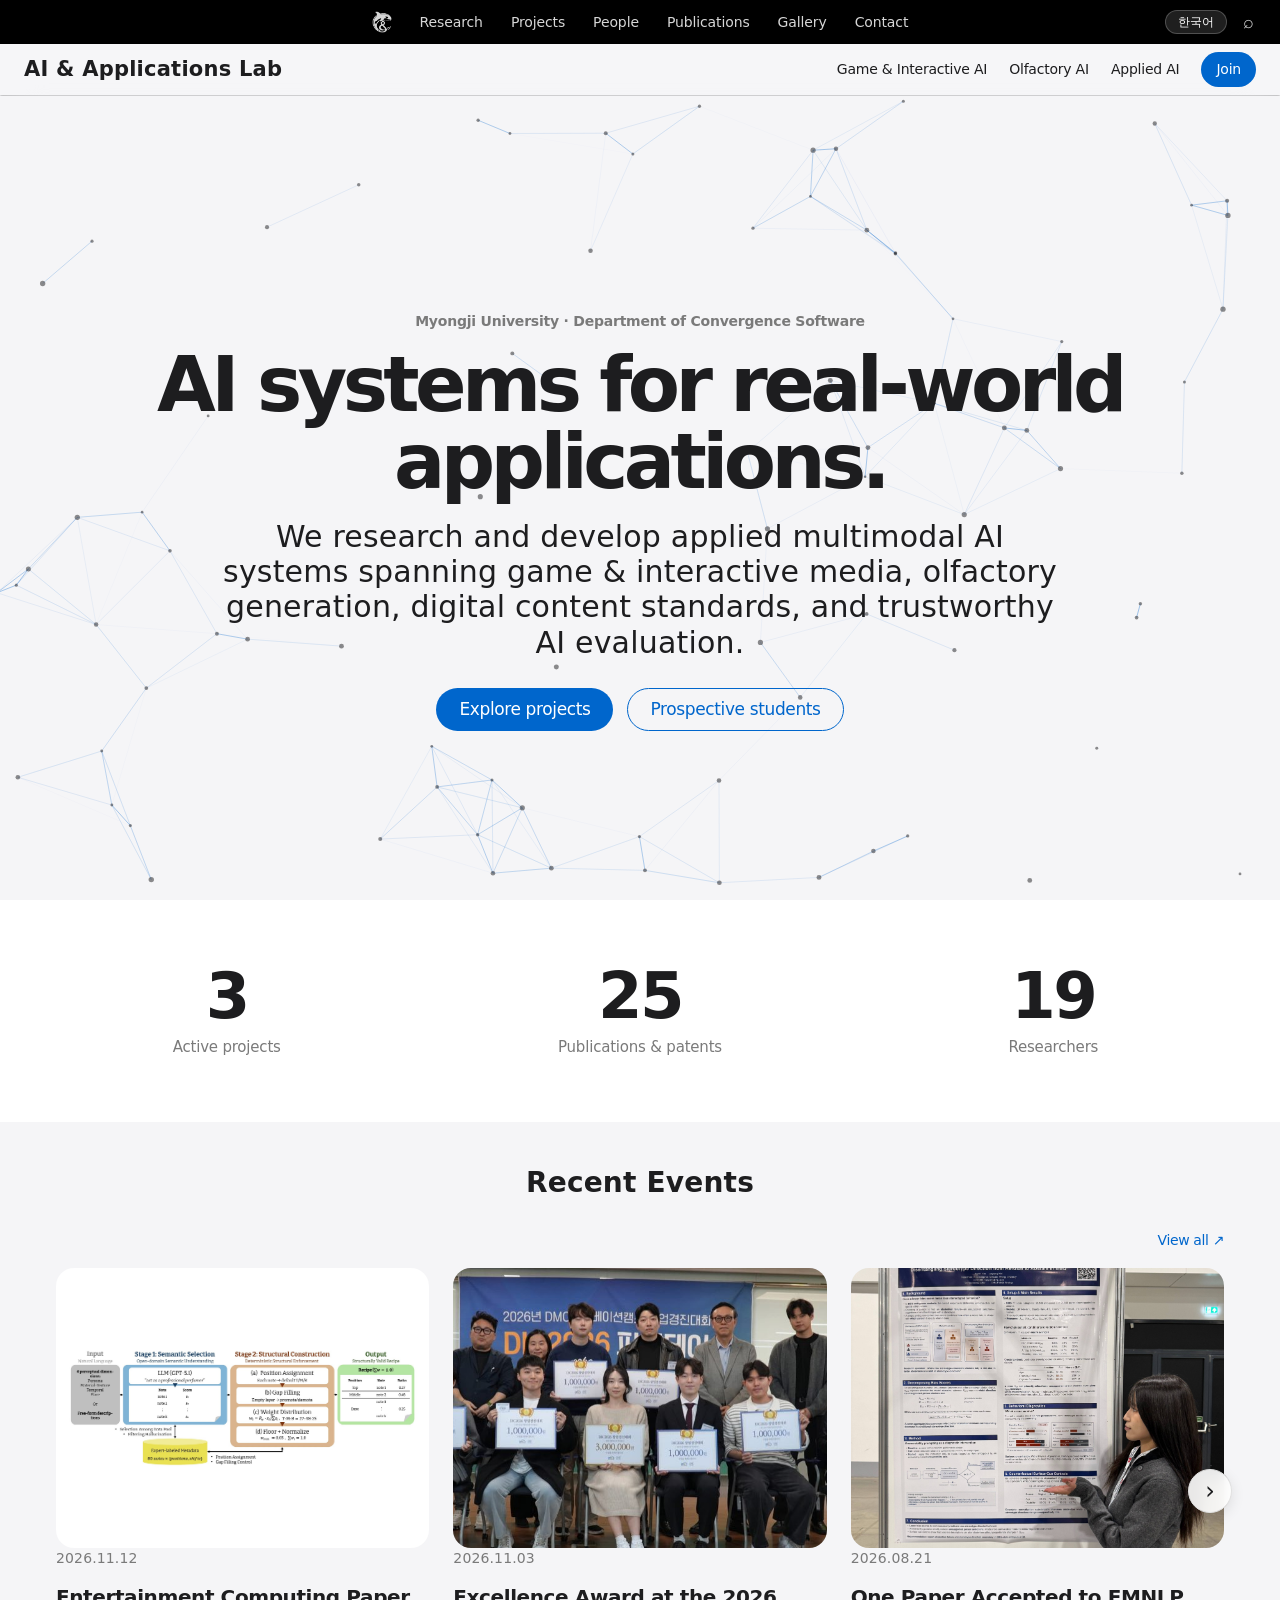
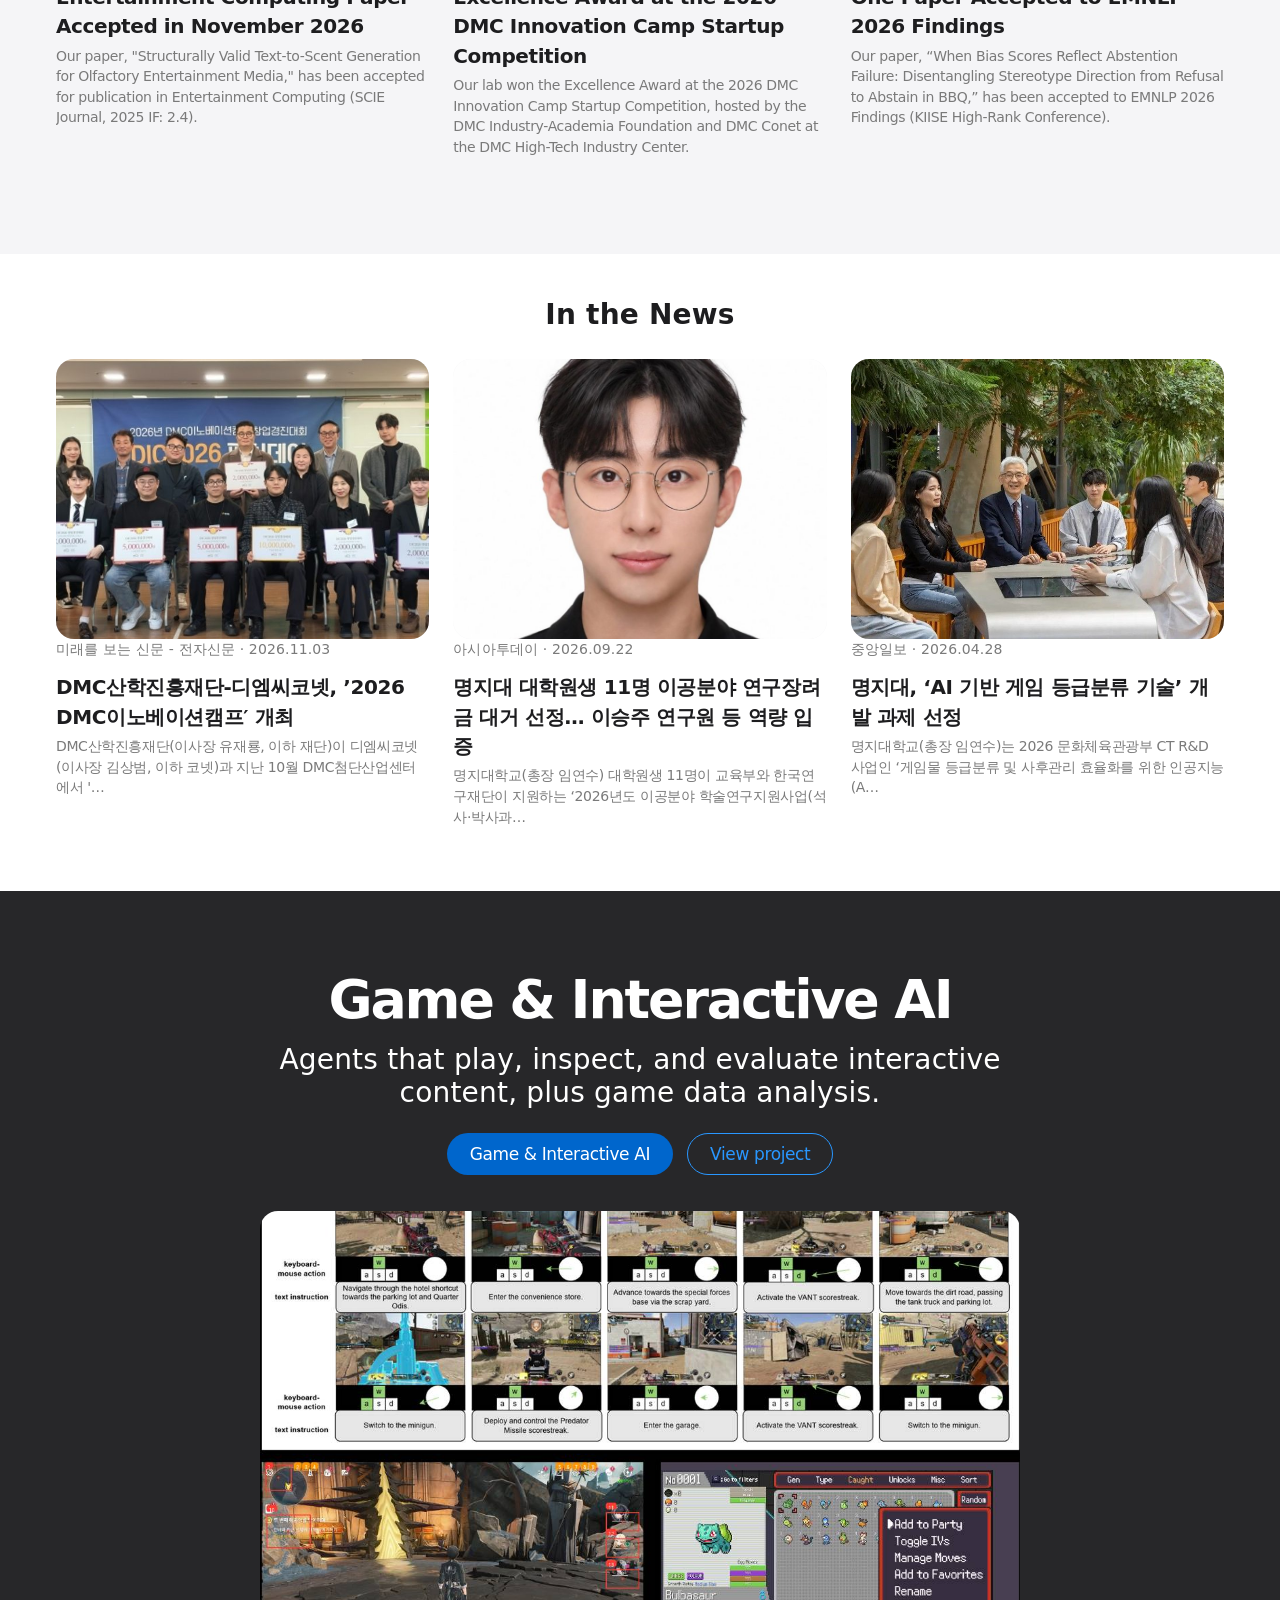
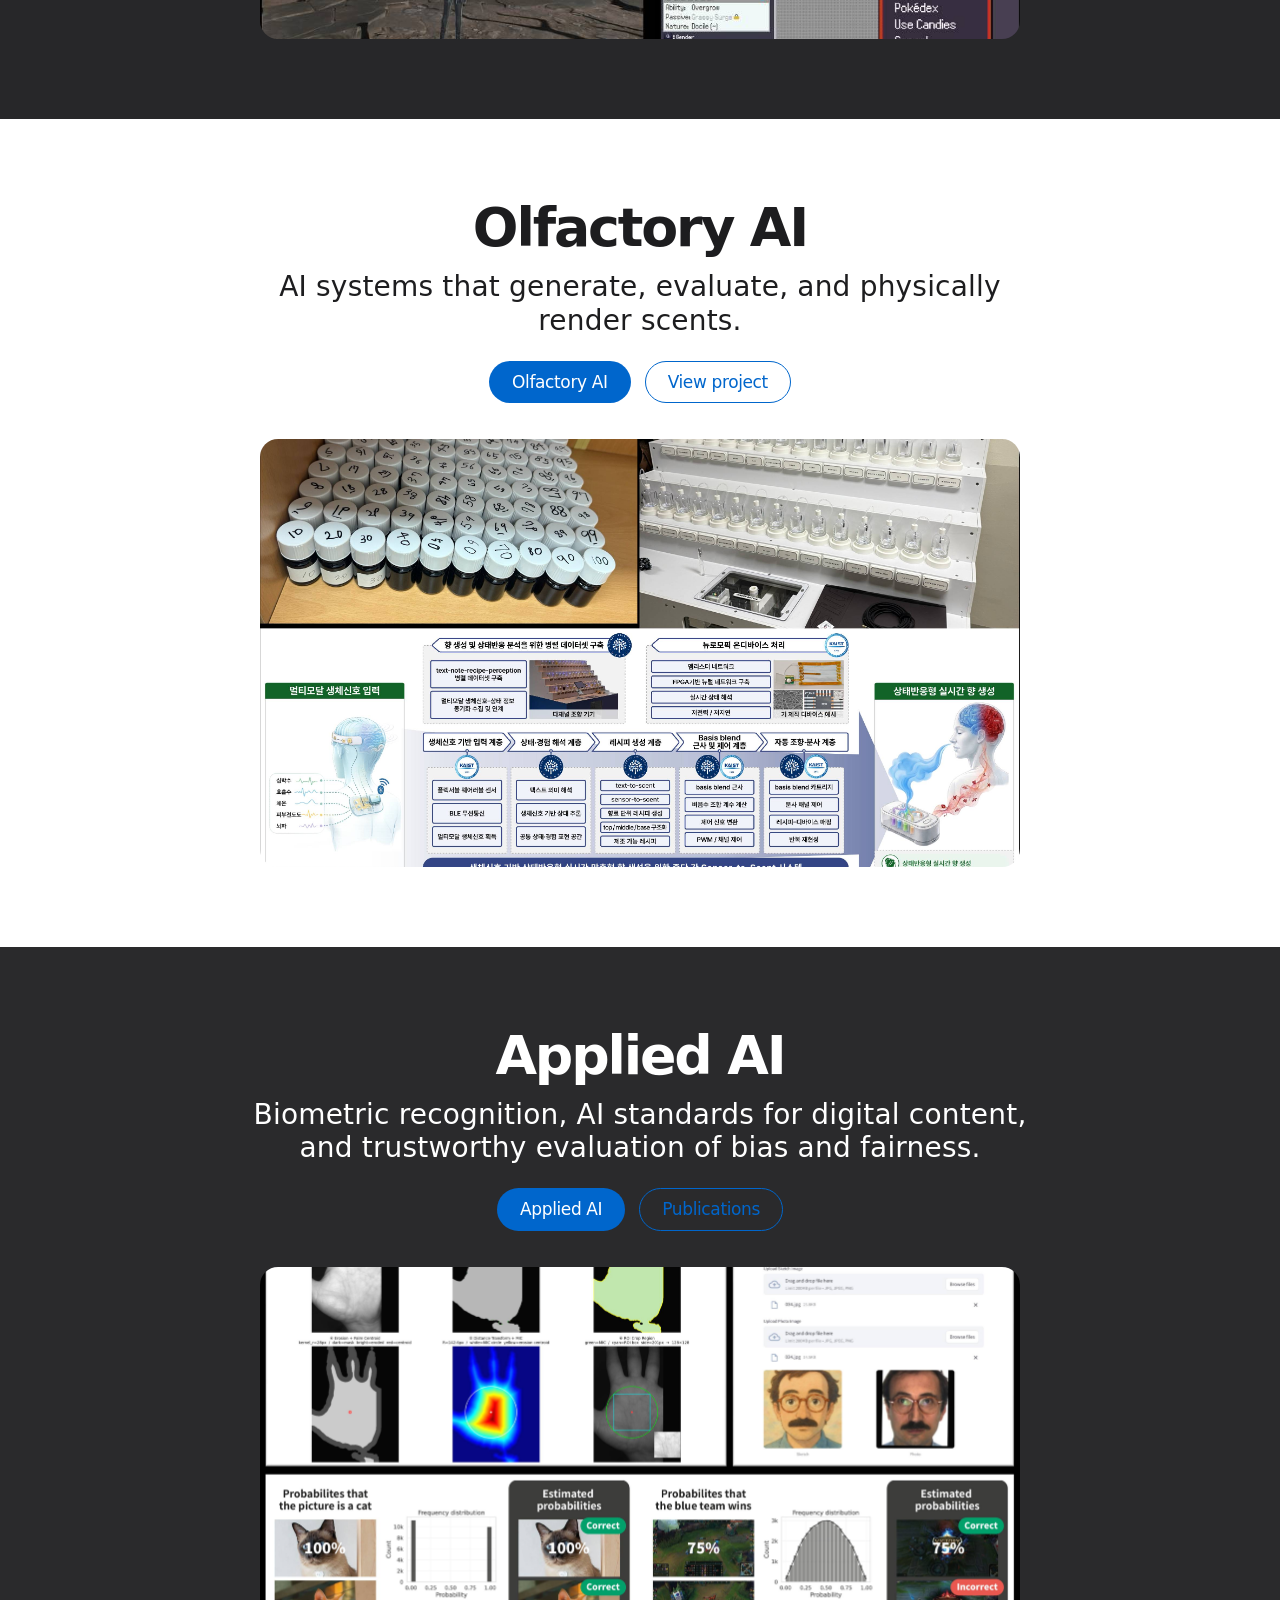
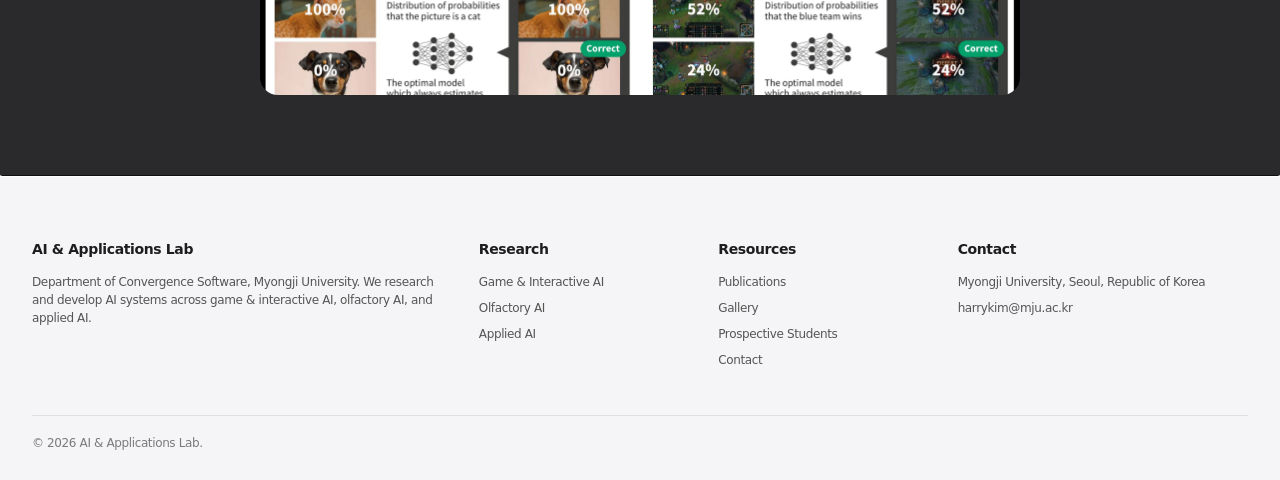
<file: index.html>
<!doctype html>
<html lang="en" id="html-root">
<head>
  <!-- Google tag (gtag.js) -->
  <script async src="https://www.googletagmanager.com/gtag/js?id=G-L4CG4J7RV6"></script>
  <script>
    window.dataLayer = window.dataLayer || [];
    function gtag(){dataLayer.push(arguments);}
    gtag('js', new Date());

    gtag('config', 'G-L4CG4J7RV6');
  </script>

  <meta charset="utf-8" />
  <meta name="viewport" content="width=device-width, initial-scale=1" />
  <title>AI & Applications Lab | Myongji University</title>
  <meta name="description" content="AI & Applications Lab at Myongji University. Game AI, Olfactory AI, and Applied AI research." />

  <!-- Browser tab icon (favicon) -->
  <link rel="icon" type="image/png" href="assets/logo_icon_black.png" />
  <link rel="apple-touch-icon" href="assets/logo_icon_black.png" />

  <!-- Open Graph / KakaoTalk / Facebook share thumbnail -->
  <meta property="og:type" content="website" />
  <meta property="og:title" content="AI & Applications Lab | Myongji University" />
  <meta property="og:description" content="AI & Applications Lab at Myongji University. Game & Interactive AI, Olfactory AI, and Applied AI research." />
  <meta property="og:image" content="https://aia.mju.ac.kr/assets/myongji-home.png" />
  <meta property="og:url" content="https://aia.mju.ac.kr/" />

  <!-- Twitter / X card -->
  <meta name="twitter:card" content="summary_large_image" />
  <meta name="twitter:title" content="AI & Applications Lab | Myongji University" />
  <meta name="twitter:description" content="AI & Applications Lab at Myongji University." />
  <meta name="twitter:image" content="https://aia.mju.ac.kr/assets/myongji-home.png" />

  <link rel="stylesheet" href="styles.css" />
</head>
<body>
  <header class="global-nav" aria-label="Global navigation">
    <div class="nav-left"></div>
    <nav class="nav-links" aria-label="Primary">
      <a href="#/home" class="brand-nav" aria-label="AIALab home">
        <img src="assets/logo_icon.png" class="brand-logo" alt="AIALab" />
      </a>
      <a href="#/research" data-i18n="nav.research">Research</a>
      <a href="#/projects" data-i18n="nav.projects">Projects</a>
      <a href="#/people" data-i18n="nav.people">People</a>
      <a href="#/publications" data-i18n="nav.publications">Publications</a>
      <a href="#/gallery" data-i18n="nav.gallery">Gallery</a>
      <a href="#/contact" data-i18n="nav.contact">Contact</a>
    </nav>
    <div class="nav-right">
      <button class="lang-toggle" id="langToggle" aria-label="Switch language">한국어</button>
      <button class="nav-icon" id="openSearch" aria-label="Open search">⌕</button>
      <button class="hamburger" id="toggleMenu" aria-label="Toggle menu"><span></span><span></span></button>
    </div>
  </header>

  <div class="sub-nav-frosted" id="subNav">
    <a class="sub-title" href="#/home" data-i18n="labName">AI & Applications Lab</a>
    <nav class="sub-links">
      <a href="#/projects/game-ai" data-i18n="subNav.gameAI">Game & Interactive AI</a>
      <a href="#/projects/olfactory-ai" data-i18n="subNav.olfactoryAI">Olfactory AI</a>
      <a href="#/projects/applied-ai" data-i18n="subNav.appliedAI">Applied AI</a>
      <a href="#/join" class="pill-small" data-i18n="subNav.join">Join</a>
    </nav>
  </div>

  <main id="app" class="app-shell" tabindex="-1"></main>

  <footer class="footer">
    <div class="footer-grid">
      <section>
        <h3 data-i18n="labName">AI & Applications Lab</h3>
        <p data-i18n="footer.labDesc">Department of Convergence Software, Myongji University. We develop and evaluate AI systems for real-world applications.</p>
      </section>
      <section>
        <h3 data-i18n="footer.research">Research</h3>
        <a href="#/projects/game-ai" data-i18n="footer.links.gameAI">Game & Interactive AI</a>
        <a href="#/projects/olfactory-ai" data-i18n="footer.links.olfactoryAI">Olfactory AI</a>
        <a href="#/projects/applied-ai" data-i18n="footer.links.appliedAI">Applied AI</a>
      </section>
      <section>
        <h3 data-i18n="footer.resources">Resources</h3>
        <a href="#/publications" data-i18n="footer.links.publications">Publications</a>
        <a href="#/gallery" data-i18n="footer.links.gallery">Gallery</a>
        <a href="#/join" data-i18n="footer.links.join">Prospective Students</a>
        <a href="#/contact" data-i18n="footer.links.contact">Contact</a>
      </section>
      <section>
        <h3 data-i18n="footer.contact">Contact</h3>
        <p data-i18n="footer.address">Myongji University, Seoul, Republic of Korea</p>
        <p><a href="mailto:harrykim@mju.ac.kr">harrykim@mju.ac.kr</a></p>
      </section>
    </div>
    <p class="legal">© <span id="year"></span> AI &amp; Applications Lab.</p>
  </footer>

  <dialog class="search-dialog" id="searchDialog">
    <form method="dialog" class="search-panel">
      <button class="close" aria-label="Close search">×</button>
      <label for="siteSearch" data-i18n="search.label">Search the lab site</label>
      <input id="siteSearch" type="search" data-i18n-placeholder="search.placeholder" placeholder="Search projects, papers, people..." autocomplete="off" />
      <div id="searchResults" class="search-results"></div>
    </form>
  </dialog>

  <script src="script.js"></script>
</body>
</html>
</file>
<file: styles.css>
:root{
  --primary:#0066cc; --primary-focus:#0071e3; --primary-on-dark:#2997ff;
  --ink:#1d1d1f; --body:#1d1d1f; --muted:#7a7a7a; --muted-dark:#cccccc;
  --canvas:#fff; --parchment:#f5f5f7; --pearl:#fafafc;
  --tile1:#272729; --tile2:#2a2a2c; --tile3:#252527; --black:#000;
  --hairline:#e0e0e0; --soft:#f0f0f0;
  --radius-sm:8px; --radius-md:11px; --radius-lg:18px; --pill:999px;
  --shadow-product:rgba(0,0,0,.22) 3px 5px 30px 0;
  --max:1440px; --text-max:980px;
}
*{box-sizing:border-box} html{scroll-behavior:smooth} body{margin:0;background:var(--canvas);color:var(--body);font-family:"SF Pro Text",system-ui,-apple-system,BlinkMacSystemFont,"Segoe UI",sans-serif;font-size:17px;line-height:1.47;letter-spacing:-.374px;-webkit-font-smoothing:antialiased} a{color:var(--primary);text-decoration:none} a:hover{text-decoration:underline} img{max-width:100%;display:block} button,input{font:inherit}

/* ── Global Nav ─────────────────────────────────────────── */
.global-nav{height:44px;background:var(--black);color:#fff;display:grid;grid-template-columns:1fr auto 1fr;align-items:center;padding:0 22px;position:sticky;top:0;z-index:20;font-size:14px;line-height:1;letter-spacing:-.12px}
.brand-logo{height:22px;width:auto;display:block;opacity:1!important}
.brand-nav{display:flex;align-items:center;opacity:1}
.brand-nav:hover{text-decoration:none}
.brand-nav:hover .brand-logo{opacity:1!important;filter:brightness(1)!important}
.nav-links{display:flex;align-items:center;justify-content:center;gap:28px}
.nav-links a{color:#fff;opacity:.84;font-size:14px;letter-spacing:-.12px}
.nav-links a:hover{opacity:1;text-decoration:none}
.nav-right{display:flex;align-items:center;gap:12px;justify-content:flex-end}
.nav-icon{color:#fff;opacity:.84;background:none;border:0;font-size:18px;cursor:pointer;padding:0 4px}
.nav-icon:hover{opacity:1}
.lang-toggle{background:rgba(255,255,255,.12);color:#fff;border:1px solid rgba(255,255,255,.22);border-radius:var(--pill);padding:5px 12px;font-size:12px;cursor:pointer;letter-spacing:0;white-space:nowrap;transition:background .15s}
.lang-toggle:hover{background:rgba(255,255,255,.22)}
.hamburger{display:none;background:none;border:0;width:44px;height:44px;align-items:center;justify-content:center;gap:5px;flex-direction:column}
.hamburger span{display:block;width:17px;height:1px;background:#fff}

/* ── Sub Nav ─────────────────────────────────────────────── */
.sub-nav-frosted{height:52px;position:sticky;top:44px;z-index:19;display:flex;align-items:center;justify-content:space-between;padding:0 max(24px,calc((100vw - var(--max))/2 + 32px));background:rgba(245,245,247,.82);backdrop-filter:saturate(180%) blur(20px);border-bottom:1px solid rgba(0,0,0,.08)}
.sub-title{font-size:21px;font-weight:600;letter-spacing:.231px;color:var(--ink)}
.sub-title:hover{text-decoration:none}
.sub-links{display:flex;align-items:center;gap:22px}
.sub-links a{font-size:14px;color:var(--ink);letter-spacing:-.224px}
.pill-small{background:var(--primary);color:#fff!important;border-radius:var(--pill);padding:7px 15px}

/* ── App Shell ───────────────────────────────────────────── */
.app-shell{min-height:70vh}
.view{animation:fade .35s ease both}
@keyframes fade{from{opacity:0;transform:translateY(8px)}to{opacity:1;transform:none}}

/* ── Hero ────────────────────────────────────────────────── */
.hero{min-height:calc(100vh - 96px);display:grid;place-items:center;text-align:center;padding:72px 24px 40px;background:var(--parchment)}
.hero.dark{background:var(--tile1);color:#fff}
.hero.white{background:#fff}
.hero-inner{width:min(1100px,100%);margin:0 auto}
.eyebrow{font-size:14px;font-weight:600;color:var(--muted);letter-spacing:-.224px;margin-bottom:14px}
.dark .eyebrow{color:var(--muted-dark)}
.hero h1{font-family:"SF Pro Display",system-ui,-apple-system,sans-serif;font-size:clamp(40px,6vw,76px);font-weight:600;letter-spacing:-.06em;line-height:1.02;margin:0 auto 18px;max-width:980px}
.hero .lead{font-family:"SF Pro Display",system-ui,-apple-system,sans-serif;font-size:clamp(21px,2.8vw,30px);font-weight:400;line-height:1.18;letter-spacing:.196px;max-width:850px;margin:0 auto 28px}
.cta-row{display:flex;gap:14px;justify-content:center;align-items:center;flex-wrap:wrap;margin-top:24px}
.button-primary,.button-secondary,.button-dark{border-radius:var(--pill);padding:11px 22px;font-size:17px;line-height:1.1;border:1px solid transparent;cursor:pointer;display:inline-flex;align-items:center;justify-content:center;gap:8px}
.button-primary{background:var(--primary);color:#fff}
.button-secondary{background:transparent;border-color:var(--primary);color:var(--primary)}
.dark .button-secondary{color:var(--primary-on-dark);border-color:var(--primary-on-dark)}
.button-dark{background:var(--ink);color:#fff;border-radius:var(--radius-sm);font-size:14px;padding:8px 15px}
.button-primary:active,.button-secondary:active,.button-dark:active{transform:scale(.95)}
.hero-art{width:min(920px,90vw);margin:42px auto 0;border-radius:var(--radius-lg);object-fit:cover;aspect-ratio:16/9;filter:drop-shadow(var(--shadow-product))}
.hero-home{position:relative;overflow:hidden}
.hero-home .hero-inner{position:relative;z-index:1}
.hero-bg-canvas{position:absolute;inset:0;width:100%;height:100%;display:block;z-index:0}

/* ── Tiles ───────────────────────────────────────────────── */
.tile{padding:80px 24px;text-align:center}
.tile.light{background:#fff;color:var(--ink)}
.tile.parchment{background:var(--parchment);color:var(--ink)}
.tile.dark{background:var(--tile1);color:#fff}
.tile.dark2{background:var(--tile2);color:#fff}
.tile h2{font-family:"SF Pro Display",system-ui,-apple-system,sans-serif;font-size:clamp(34px,4.2vw,56px);line-height:1.07;font-weight:600;letter-spacing:-.04em;margin:0 auto 14px;max-width:900px}
.tile p.tile-lead{font-size:clamp(20px,2.2vw,28px);line-height:1.18;letter-spacing:.196px;margin:0 auto 22px;max-width:820px}
.tile-media{width:min(760px,82vw);margin:36px auto 0;border-radius:var(--radius-lg);object-fit:cover;aspect-ratio:16/9;filter:drop-shadow(var(--shadow-product))}

/* ── Stats Row ───────────────────────────────────────────── */
.stats-row{display:grid;grid-template-columns:repeat(3,1fr);gap:24px;max-width:var(--max);margin:0 auto;padding:64px 32px;background:var(--canvas)}
.stat-item{text-align:center;display:flex;flex-direction:column;gap:8px}
.stat-num{font-family:"SF Pro Display",system-ui,-apple-system,sans-serif;font-size:clamp(44px,6vw,64px);font-weight:600;letter-spacing:-.04em;line-height:1;color:var(--ink)}
.stat-cap{font-size:15px;color:var(--muted);letter-spacing:-.2px}
@media(max-width:640px){.stats-row{grid-template-columns:1fr;gap:32px;padding:48px 24px}}

/* ── Section Header ──────────────────────────────────────── */
.section-header{padding:80px 24px 40px;text-align:center;background:var(--canvas)}
.section-header.parchment{background:var(--parchment)}
.section-header.dark{background:var(--tile1);color:#fff}
.section-header h1,.section-header h2{font-size:clamp(38px,5vw,64px);font-family:"SF Pro Display",system-ui,-apple-system,sans-serif;font-weight:600;letter-spacing:-.055em;line-height:1.06;margin:0 auto 16px;max-width:960px}
.section-header p{font-size:21px;max-width:780px;margin:0 auto;color:var(--muted);letter-spacing:-.2px}
.section-header.dark p{color:var(--muted-dark)}

/* ── Content ─────────────────────────────────────────────── */
.content{max-width:var(--max);margin:0 auto;padding:40px 32px 80px}
.content.narrow{max-width:var(--text-max)}

/* ── Grid & Cards ────────────────────────────────────────── */
.grid{display:grid;grid-template-columns:repeat(3,minmax(0,1fr));gap:24px}
.grid.two{grid-template-columns:repeat(2,minmax(0,1fr))}
.card{background:var(--canvas);border:1px solid var(--hairline);border-radius:var(--radius-lg);padding:24px;min-height:220px;display:flex;flex-direction:column;gap:16px;color:var(--ink);transition:transform .18s ease,border-color .18s ease}
.card:hover{transform:translateY(-2px);text-decoration:none;border-color:#c9c9cf}
.card.dark{background:var(--tile1);color:#fff;border-color:transparent}
.card h3{font-size:24px;font-weight:600;letter-spacing:-.025em;line-height:1.14;margin:0}
.card p{margin:0;color:var(--muted);font-size:15px}
.card.dark p{color:var(--muted-dark)}
.card .meta{font-size:12px;color:var(--muted);text-transform:uppercase;letter-spacing:.02em}
.card img{border-radius:var(--radius-sm);aspect-ratio:16/10;object-fit:cover;background:var(--canvas)}

/* ── Chips ───────────────────────────────────────────────── */
.chip-row{display:flex;gap:10px;flex-wrap:wrap;margin:0 0 28px}
.chip{background:#fff;border:1px solid var(--hairline);border-radius:var(--pill);padding:10px 16px;font-size:14px;color:var(--ink);cursor:pointer}
.chip.is-active{border:2px solid var(--primary-focus);padding:9px 15px}

/* ── Split Layout ─────────────────────────────────────────── */
.split{display:grid;grid-template-columns:1.2fr .8fr;gap:48px;align-items:start}
.split>*{min-width:0}
.project-split{grid-template-columns:2fr 1fr}
.contact-split{grid-template-columns:1.8fr 1fr;gap:40px}

/* ── Detail Hero ─────────────────────────────────────────── */
.detail-hero{padding:64px 32px;background:var(--parchment);border-bottom:1px solid var(--hairline)}
.detail-hero .wrap{max-width:var(--text-max);margin:0 auto}
.breadcrumb{font-size:14px;color:var(--muted);margin-bottom:20px}
.breadcrumb a{color:var(--primary)}
.detail-hero h1{font-family:"SF Pro Display",system-ui,-apple-system,sans-serif;font-size:clamp(42px,5vw,68px);line-height:1.06;letter-spacing:-.055em;margin:0 0 12px}
.detail-hero p{font-size:24px;line-height:1.35;margin:0;color:#333}
.hero-id{display:flex;align-items:center;gap:36px}
.hero-id-text{min-width:0}
.hero-avatar{width:160px;height:160px;border-radius:50%;object-fit:cover;flex-shrink:0}
.hero-avatar-init{background:var(--ink);display:flex;align-items:center;justify-content:center;font-size:56px;font-weight:600;color:#fff}
@media(max-width:640px){.hero-id{flex-direction:column;align-items:flex-start;gap:20px}.hero-avatar,.hero-avatar-init{width:120px;height:120px;font-size:44px}}

/* ── Prose ───────────────────────────────────────────────── */
.prose{font-size:17px;line-height:1.6}
.prose h2{font-size:34px;line-height:1.15;letter-spacing:-.04em;margin:42px 0 12px}
.prose p{color:#333}
.cv-list{list-style:none;padding:0;margin:0;display:grid;gap:12px}
.cv-list li{color:#333;padding-left:16px;position:relative;line-height:1.55}
.cv-list li::before{content:"";position:absolute;left:0;top:11px;width:5px;height:5px;border-radius:50%;background:var(--ink,#111)}
.cv-list .cv-sub{display:block;margin-top:4px;font-size:14px;color:var(--muted,#777)}

/* ── Spec List ───────────────────────────────────────────── */
.spec-list{display:grid;gap:12px}
.spec{padding:18px 0;border-bottom:1px solid var(--hairline)}
.spec strong{display:block;font-size:14px;color:var(--muted);font-weight:400}
.spec span{font-size:18px;color:var(--ink)}
.side-panel{position:sticky;top:124px;background:var(--parchment);border-radius:var(--radius-lg);padding:24px}

/* ── Person Avatar ───────────────────────────────────────── */
.person-avatar{width:80px;height:80px;border-radius:50%;overflow:hidden;background:var(--ink);display:flex;align-items:center;justify-content:center;font-size:22px;font-weight:600;color:#fff;flex-shrink:0}
.person-avatar img{width:100%;height:100%;object-fit:cover}
.pi-card-wrap{display:flex;flex-direction:column;gap:16px;max-width:680px}
.pi-card{flex-direction:row!important;align-items:center;gap:28px;padding:28px;min-height:auto!important}
.pi-avatar{width:120px;height:120px;border-radius:50%;object-fit:cover;flex-shrink:0}
.pi-avatar-init{width:120px;height:120px;border-radius:50%;background:var(--ink);display:flex;align-items:center;justify-content:center;font-size:36px;font-weight:600;color:#fff;flex-shrink:0}
.pi-card-body{display:flex;flex-direction:column;gap:6px}
.pi-card-body h3{font-size:22px;margin:0}
.pi-card-body p{margin:0;font-size:14px;color:var(--muted)}

/* ── People category subheadings ────────────────────────── */
.section-subhead{font-family:"SF Pro Display",system-ui,-apple-system,sans-serif;font-size:22px;font-weight:600;letter-spacing:-.03em;color:var(--ink);margin:48px 0 20px;padding-bottom:12px;border-bottom:1px solid var(--hairline)}
.intern-card{min-height:auto!important}
/* ── Intern/alumni responsive grid ──────────────────────── */
.grid-interns{display:grid;grid-template-columns:repeat(4,minmax(0,1fr));gap:24px}
@media(max-width:1100px){.grid-interns{grid-template-columns:repeat(3,minmax(0,1fr))}}
@media(max-width:700px){.grid-interns{grid-template-columns:repeat(2,minmax(0,1fr))}.alumni-section .grid{grid-template-columns:repeat(2,minmax(0,1fr))}}
/* ── Gallery date ────────────────────────────────────────── */
.gallery-date{font-size:12px;color:var(--muted);margin:10px 0 2px;letter-spacing:.01em}

/* ── Alumni ──────────────────────────────────────────────── */
.alumni-heading{font-family:"SF Pro Display",system-ui,-apple-system,sans-serif;font-size:34px;font-weight:600;letter-spacing:-.04em;margin:0 0 24px;color:var(--ink)}
.alumni-section{padding:0 32px 80px;max-width:var(--max);margin:0 auto}
.alumni-section .grid{grid-template-columns:repeat(4,minmax(0,1fr))}
@media(max-width:1100px){.alumni-section .grid{grid-template-columns:repeat(3,minmax(0,1fr))}}
.alumni-card{min-height:auto!important}
.alumni-card img{aspect-ratio:1;border-radius:50%!important;width:72px;height:72px;object-fit:cover}

/* ── Publications ────────────────────────────────────────── */
.pub-year-head{font-family:"SF Pro Display",system-ui,-apple-system,sans-serif;font-size:22px;font-weight:600;letter-spacing:-.02em;color:var(--ink);margin:36px 0 4px;padding-bottom:8px;border-bottom:2px solid var(--ink)}
.pub-year-head:first-of-type{margin-top:8px}
.paper{display:grid;grid-template-columns:1fr auto;gap:20px;padding:22px 0;border-bottom:1px solid var(--hairline)}
.paper h3{font-size:20px;margin:0 0 8px;letter-spacing:-.02em}
.paper p{margin:0;color:var(--muted);font-size:14px}
.paper a{align-self:center}

/* ── Gallery ─────────────────────────────────────────────── */
.gallery-grid{display:grid;grid-template-columns:repeat(3,minmax(0,1fr));gap:18px}
.gallery-card{border:0;background:transparent;text-align:left;padding:0;cursor:pointer;color:inherit}
.gallery-card img{border-radius:var(--radius-lg);aspect-ratio:4/3;object-fit:cover;background:var(--parchment)}
.gallery-card h3{font-size:20px;margin:14px 0 4px;letter-spacing:-.02em}
.gallery-card p{margin:0;color:var(--muted);font-size:14px}

/* ── Recent Events Slider ────────────────────────────────── */
.events-slider{position:relative}
.events-track{display:grid;grid-auto-flow:column;grid-auto-columns:calc((100% - 48px)/3);gap:24px;overflow-x:auto;scroll-snap-type:x mandatory;scroll-behavior:smooth;-webkit-overflow-scrolling:touch;scrollbar-width:none;padding-bottom:4px}
.events-track::-webkit-scrollbar{display:none}
.events-track>.gallery-card{scroll-snap-align:start}
.events-nav{position:absolute;top:calc(50% - 40px);transform:translateY(-50%);z-index:2;width:44px;height:44px;border-radius:50%;border:1px solid var(--hairline);background:rgba(255,255,255,.9);backdrop-filter:blur(6px);color:var(--ink);font-size:24px;line-height:1;cursor:pointer;display:flex;align-items:center;justify-content:center;box-shadow:0 4px 14px rgba(0,0,0,.1);transition:opacity .2s,transform .15s}
.events-nav:hover{transform:translateY(-50%) scale(1.06)}
.events-prev{left:-8px}
.events-next{right:-8px}
.events-nav.is-hidden{opacity:0;pointer-events:none}
@media(max-width:900px){.events-track{grid-auto-columns:calc((100% - 24px)/2)}}
@media(max-width:640px){.events-track{grid-auto-columns:85%}.events-prev{left:2px}.events-next{right:2px}}

/* ── Store Strip (unused, kept for reference) ────────────── */
.store-strip{background:var(--parchment);padding:28px 0;overflow:hidden}
.marquee{display:flex;gap:0;animation:slide 35s linear infinite;width:max-content}
.marquee span{background:#fff;border-radius:var(--radius-lg);padding:18px 24px;border:1px solid var(--hairline);white-space:nowrap;font-weight:600;margin-right:16px}
@keyframes slide{from{transform:translateX(0)}to{transform:translateX(-50%)}}

/* ── Collaborator Logo Strip ─────────────────────────────── */
.collab-logos-strip{overflow:hidden;padding:28px 0;background:var(--tile1)}
.collab-logos-strip.inset{padding:12px 0;background:transparent}
.collab-marquee{display:flex;gap:0;width:max-content;align-items:center;will-change:transform}
.collab-marquee.is-running{animation:slide-logos var(--marquee-duration,22s) linear infinite}
.collab-logo{height:36px;width:80px;object-fit:contain;display:block;flex-shrink:0;opacity:.9;filter:none;margin-right:56px}
.collab-logo:hover{opacity:1}
@keyframes slide-logos{0%{transform:translateX(0)}100%{transform:translateX(var(--marquee-offset,0px))}}
.collab-section-title{font-size:14px;font-weight:600;color:var(--muted);letter-spacing:.04em;text-transform:uppercase;margin:32px 0 4px}
.collab-aside-box{margin-top:24px;background:var(--parchment);border-radius:var(--radius-lg);padding:20px;overflow:hidden}
.collab-aside-box .collab-section-title{margin:0 0 6px}

/* ── Floating Bar ────────────────────────────────────────── */
.floating-bar{position:fixed;bottom:18px;left:50%;transform:translateX(-50%);width:min(760px,calc(100vw - 32px));height:64px;background:rgba(245,245,247,.86);backdrop-filter:saturate(180%) blur(20px);border:1px solid rgba(0,0,0,.08);border-radius:var(--radius-lg);display:none;align-items:center;justify-content:space-between;padding:12px 18px;z-index:18}
.floating-bar.show{display:flex}

/* ── Footer ──────────────────────────────────────────────── */
.footer{background:var(--parchment);padding:64px 32px 28px;color:#333}
.footer-grid{max-width:var(--max);margin:0 auto;display:grid;grid-template-columns:2fr 1fr 1fr 1.4fr;gap:32px}
.footer h3{font-size:14px;margin:0 0 14px;color:var(--ink)}
.footer p,.footer a{display:block;font-size:12px;line-height:1.5;color:#555;margin:0 0 8px}
.legal{max-width:var(--max);margin:38px auto 0!important;color:var(--muted)!important;border-top:1px solid var(--hairline);padding-top:18px}

/* ── Search Dialog ───────────────────────────────────────── */
.search-dialog{border:0;border-radius:var(--radius-lg);padding:0;width:min(720px,92vw);box-shadow:0 20px 70px rgba(0,0,0,.28)}
.search-dialog::backdrop{background:rgba(0,0,0,.45);backdrop-filter:blur(8px)}
.search-panel{padding:28px;background:#fff}
.search-panel label{display:block;font-size:28px;font-weight:600;letter-spacing:-.04em;margin-bottom:18px}
.search-panel input{width:100%;height:48px;border:1px solid var(--hairline);border-radius:var(--pill);padding:0 20px;font-size:17px}
.close{float:right;border:0;background:var(--parchment);border-radius:50%;width:36px;height:36px;font-size:24px;cursor:pointer}
.search-results{display:grid;gap:10px;margin-top:18px}
.result{border:1px solid var(--hairline);border-radius:var(--radius-lg);padding:16px;color:var(--ink)}
.result:hover{text-decoration:none;border-color:#bbb}
.empty{padding:18px;color:var(--muted)}

/* ── Responsive ──────────────────────────────────────────── */
@media(max-width:900px){
  .nav-links{display:none}
  .nav-links.open{display:flex;position:absolute;top:44px;left:0;right:0;background:#000;flex-direction:column;align-items:flex-start;padding:20px 28px;gap:18px;z-index:21}
  .hamburger{display:flex}
  .global-nav{display:flex;justify-content:flex-end}
  .nav-left{display:none}
  .sub-links a:not(.pill-small){display:none}
  .grid,.grid.two,.gallery-grid,.footer-grid,.split,.project-split{grid-template-columns:1fr}
  /* alumni follows grid-interns rules — min 2col */
  .tile{padding:56px 20px}
  .content{padding:32px 20px 64px}
  .alumni-section{padding:0 20px 64px}
  .side-panel{position:static}
  .hero{min-height:auto;padding:64px 20px}
  .footer{padding:48px 20px}
  .paper{grid-template-columns:1fr}
  .sub-nav-frosted{padding:0 18px}
  .sub-title{font-size:17px}
  .hero-art{width:100%}
}
@media(max-width:520px){
  .hero h1{font-size:38px}
  .tile h2,.section-header h1,.section-header h2{font-size:34px}
  .detail-hero h1{font-size:38px}
  .detail-hero p{font-size:19px}
  .button-primary,.button-secondary{width:100%}
  .cta-row{width:100%}
  .floating-bar{height:auto;align-items:flex-start;gap:12px;flex-direction:column}
  .global-nav{padding:0 14px;font-size:13px}
  .nav-icon{display:none}
  /* alumni stays 2col at smallest — matches grid-interns */
}

/* ── In the News (home): reuses .gallery-card / .events-slider ── */
.news-card img{object-position:center 25%}
</file>
